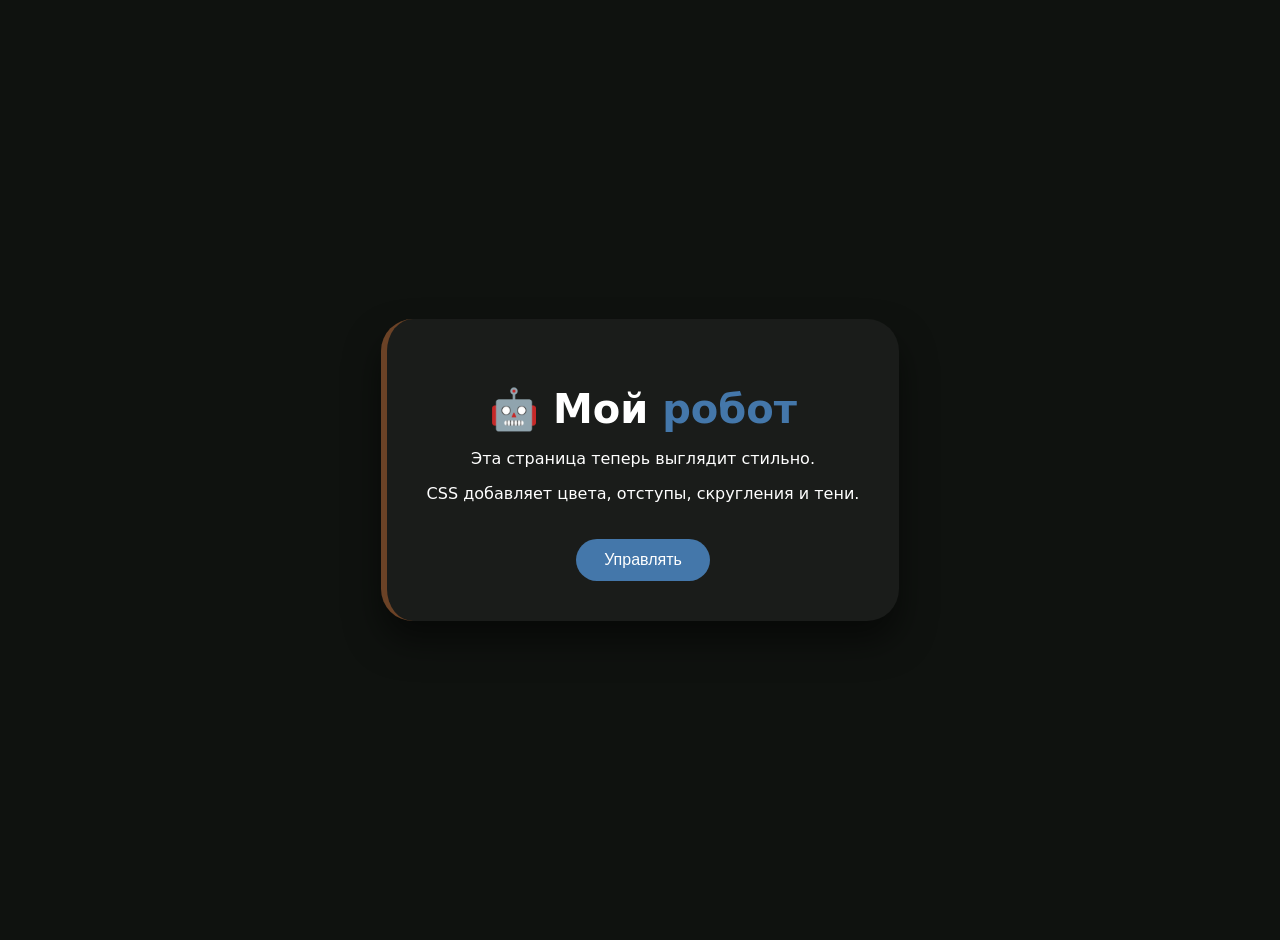
<file: lesson-02-css-basics/final/index.html>
<!DOCTYPE html>
<html>
<head>
    <title>Урок 2: Мой стильный робот</title>
    <style>
        body {
            background: #0F120F;
            font-family: system-ui, sans-serif;
            display: flex;
            justify-content: center;
            align-items: center;
            min-height: 100vh;
            margin: 0;
            padding: 20px;
        }
        .card {
            background: #1A1C1A;
            padding: 40px;
            border-radius: 32px;
            max-width: 500px;
            text-align: center;
            border-left: 6px solid #6B4226;
            box-shadow: 0 20px 35px rgba(0,0,0,0.5);
            color: white;
        }
        h1 {
            font-size: 2.5rem;
            margin-bottom: 16px;
        }
        .accent {
            color: #4477AA;
        }
        button {
            background: #4477AA;
            border: none;
            padding: 12px 28px;
            border-radius: 40px;
            color: white;
            font-size: 1rem;
            cursor: pointer;
            margin-top: 20px;
        }
        button:hover {
            background: #335588;
            transform: scale(1.02);
        }
    </style>
</head>
<body>
    <div class="card">
        <h1>🤖 Мой <span class="accent">робот</span></h1>
        <p>Эта страница теперь выглядит стильно.</p>
        <p>CSS добавляет цвета, отступы, скругления и тени.</p>
        <button onclick="alert('Управление роботом скоро 🚀')">Управлять</button>
    </div>
</body>
</html>
</file>
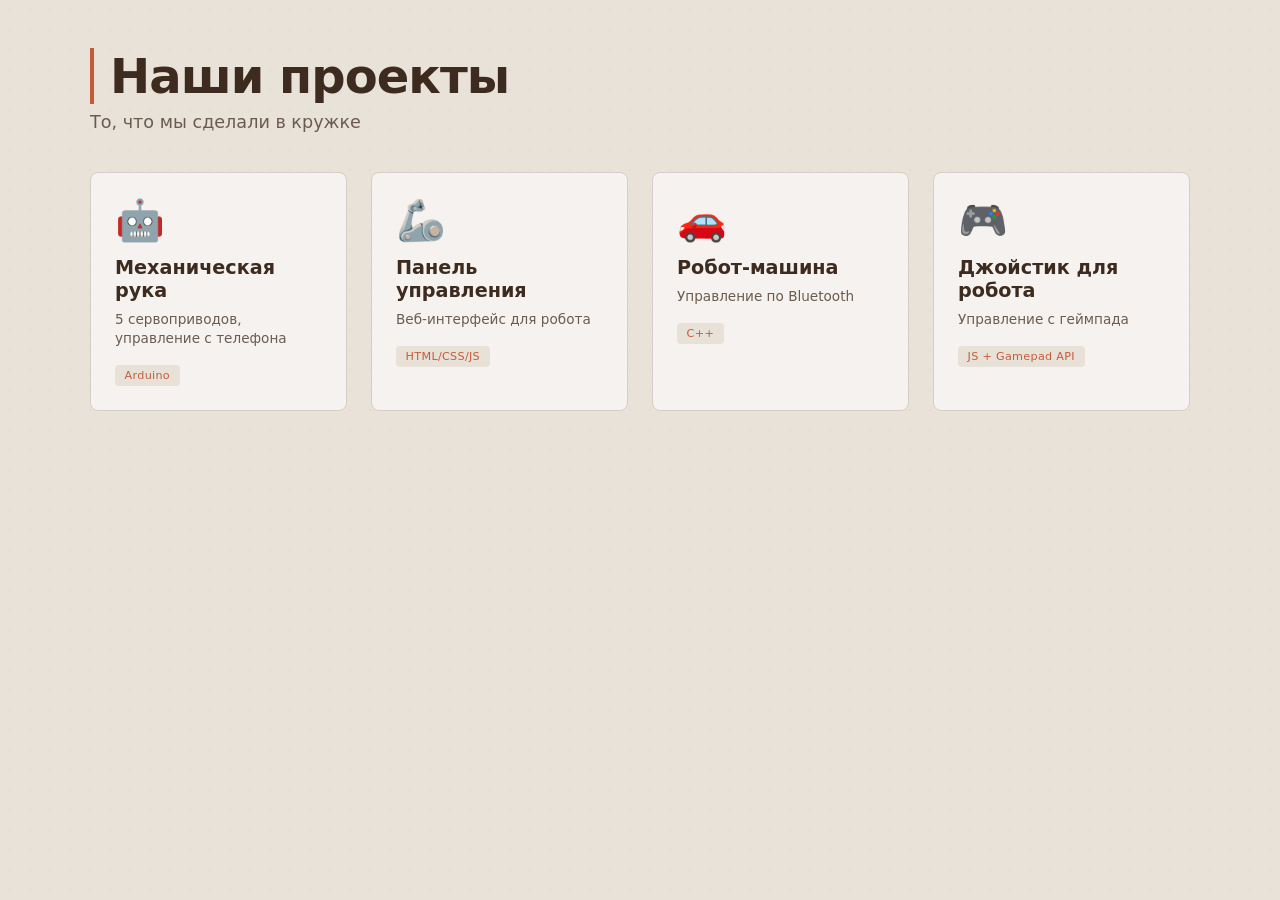
<file: lesson-03-flexbox-cards/final/index.html>
<!DOCTYPE html>
<html>
<head>
    <meta charset="UTF-8">
    <meta name="viewport" content="width=device-width, initial-scale=1.0">
    <title>Урок 3: Карточки проектов | Кружок робототехники</title>
    <style>
        * {
            margin: 0;
            padding: 0;
            box-sizing: border-box;
        }

        body {
            background: #E8E2D9;
            background-image: radial-gradient(rgba(0,0,0,0.03) 1px, transparent 1px);
            background-size: 20px 20px;
            font-family: 'Inter', system-ui, -apple-system, sans-serif;
            padding: 3rem 1.5rem;
            color: #2C2824;
        }

        .container {
            max-width: 1100px;
            margin: 0 auto;
        }

        h1 {
            font-size: 3rem;
            font-weight: 600;
            letter-spacing: -0.02em;
            color: #3D2B1F;
            border-left: 4px solid #C45C3A;
            padding-left: 1rem;
        }

        .subtitle {
            color: #6B5B4F;
            margin-top: 0.5rem;
            margin-bottom: 2.5rem;
            font-size: 1.1rem;
        }

        .cards-grid {
            display: flex;
            flex-wrap: wrap;
            gap: 1.5rem;
        }

        .card {
            background: #F5F2EF;
            flex: 1 1 220px;
            padding: 1.5rem;
            border-radius: 8px;
            border: 1px solid #D6CEC4;
            transition: all 0.25s ease;
            cursor: pointer;
        }

        .card:hover {
            transform: translateY(-4px);
            background: #FFFFFF;
            border-color: #C45C3A;
        }

        .card-icon {
            font-size: 2.5rem;
            margin-bottom: 0.75rem;
        }

        .card h3 {
            font-size: 1.2rem;
            font-weight: 600;
            margin-bottom: 0.5rem;
            color: #3D2B1F;
        }

        .card p {
            font-size: 0.85rem;
            color: #6B5B4F;
            margin-bottom: 1rem;
            line-height: 1.4;
        }

        .card-tag {
            display: inline-block;
            background: #E8E1D8;
            padding: 0.25rem 0.6rem;
            border-radius: 4px;
            font-size: 0.7rem;
            font-weight: 500;
            color: #C45C3A;
            letter-spacing: 0.3px;
        }

        @media (max-width: 700px) {
            body {
                padding: 1.5rem;
            }
            h1 {
                font-size: 2rem;
            }
            .cards-grid {
                flex-direction: column;
            }
            .card {
                flex: auto;
            }
        }
    </style>
</head>
<body>
    <div class="container">
        <h1>Наши проекты</h1>
        <p class="subtitle">То, что мы сделали в кружке</p>

        <div class="cards-grid">
            <div class="card" onclick="alert('Механическая рука — 5 сервоприводов')">
                <div class="card-icon">🤖</div>
                <h3>Механическая рука</h3>
                <p>5 сервоприводов, управление с телефона</p>
                <div class="card-tag">Arduino</div>
            </div>
            <div class="card" onclick="alert('Панель управления — веб-интерфейс для робота')">
                <div class="card-icon">🦾</div>
                <h3>Панель управления</h3>
                <p>Веб-интерфейс для робота</p>
                <div class="card-tag">HTML/CSS/JS</div>
            </div>
            <div class="card" onclick="alert('Робот-машина — управление по Bluetooth')">
                <div class="card-icon">🚗</div>
                <h3>Робот-машина</h3>
                <p>Управление по Bluetooth</p>
                <div class="card-tag">C++</div>
            </div>
            <div class="card" onclick="alert('Джойстик для робота — геймпад в браузере')">
                <div class="card-icon">🎮</div>
                <h3>Джойстик для робота</h3>
                <p>Управление с геймпада</p>
                <div class="card-tag">JS + Gamepad API</div>
            </div>
        </div>
    </div>
</body>
</html>
</file>
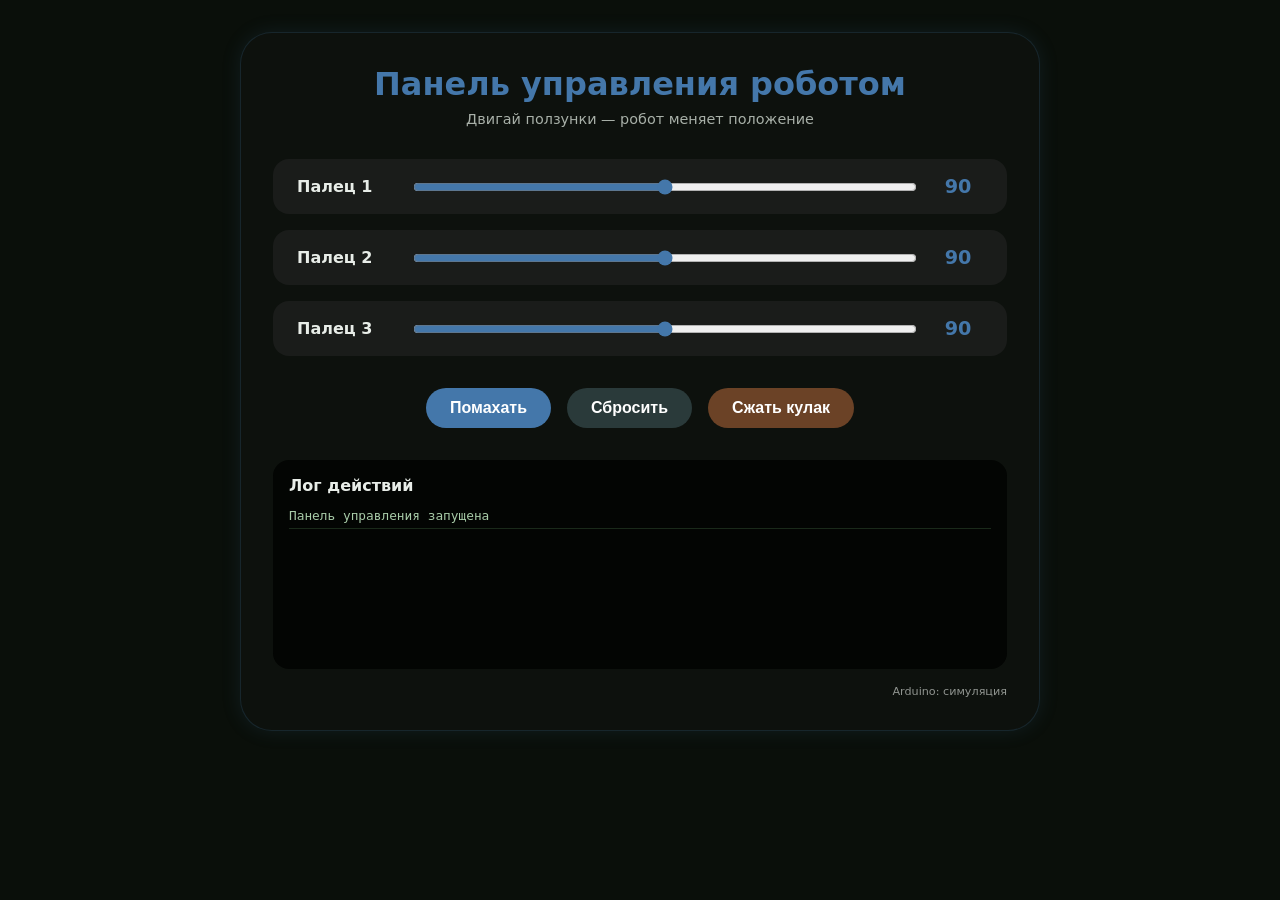
<file: lesson-04-robot-control/final/index.html>
<!DOCTYPE html>
<html lang="ru">
<head>
    <meta charset="UTF-8">
    <meta name="viewport" content="width=device-width, initial-scale=1.0">
    <title>Урок 4: Панель управления роботом</title>
    <style>
        * {
            margin: 0;
            padding: 0;
            box-sizing: border-box;
        }

        body {
            background: #0A0F0A;
            font-family: 'Segoe UI', system-ui, sans-serif;
            color: #E8EDE8;
            padding: 2rem;
            min-height: 100vh;
        }

        .dashboard {
            max-width: 800px;
            margin: 0 auto;
            background: #0D110D;
            border-radius: 2rem;
            padding: 2rem;
            border: 1px solid #4477AA33;
            box-shadow: 0 0 20px #4477AA22;
        }

        h1 {
            text-align: center;
            color: #4477AA;
            margin-bottom: 0.5rem;
        }

        .subtitle {
            text-align: center;
            color: #A8B0A8;
            margin-bottom: 2rem;
            font-size: 0.9rem;
        }

        .servos {
            display: flex;
            flex-direction: column;
            gap: 1rem;
            margin-bottom: 2rem;
        }

        .servo-card {
            background: #1A1C1A;
            padding: 1rem 1.5rem;
            border-radius: 1rem;
            display: flex;
            align-items: center;
            justify-content: space-between;
            transition: 0.2s;
        }

        .servo-card:hover {
            background: #222522;
            transform: translateX(5px);
        }

        .servo-card h3 {
            width: 100px;
            font-size: 1rem;
        }

        .servo-card input {
            flex: 1;
            margin: 0 1rem;
            accent-color: #4477AA;
            cursor: pointer;
        }

        .angle-display {
            width: 50px;
            text-align: center;
            font-weight: bold;
            color: #4477AA;
            font-size: 1.2rem;
        }

        .actions {
            display: flex;
            flex-wrap: wrap;
            justify-content: center;
            gap: 1rem;
            margin-bottom: 2rem;
        }

        .btn {
            padding: 0.7rem 1.5rem;
            font-size: 1rem;
            font-weight: bold;
            border: none;
            border-radius: 2rem;
            cursor: pointer;
            transition: 0.2s;
            color: white;
        }

        .btn-primary {
            background: #4477AA;
        }

        .btn-primary:hover {
            background: #2F5A88;
            transform: scale(1.02);
        }

        .btn-secondary {
            background: #2A3A3A;
        }

        .btn-secondary:hover {
            background: #3A4F4F;
        }

        .btn-danger {
            background: #6B4226;
        }

        .btn-danger:hover {
            background: #8B5A3A;
        }

        .log-panel {
            background: #030503;
            border-radius: 1rem;
            padding: 1rem;
            margin-bottom: 1rem;
        }

        .log-panel h3 {
            margin-bottom: 0.5rem;
            font-size: 1rem;
        }

        .log-content {
            font-family: monospace;
            font-size: 0.8rem;
            height: 150px;
            overflow-y: auto;
        }

        .log-content div {
            padding: 0.3rem 0;
            border-bottom: 1px solid #1A2A1A;
            color: #A8CBA8;
        }

        .status {
            text-align: right;
            font-size: 0.7rem;
            opacity: 0.6;
        }

        @media (max-width: 600px) {
            body {
                padding: 1rem;
            }
            .dashboard {
                padding: 1rem;
            }
            .servo-card {
                flex-direction: column;
                gap: 10px;
                text-align: center;
            }
            .servo-card h3 {
                width: auto;
            }
            .servo-card input {
                width: 100%;
                margin: 0;
            }
            .actions {
                flex-direction: column;
            }
            .btn {
                width: 100%;
            }
        }
    </style>
</head>
<body>
    <div class="dashboard">
        <h1>Панель управления роботом</h1>
        <p class="subtitle">Двигай ползунки — робот меняет положение</p>

        <div class="servos">
            <div class="servo-card">
                <h3>Палец 1</h3>
                <input type="range" id="servo1" min="0" max="180" value="90" step="1">
                <div class="angle-display"><span id="angle1">90</span></div>
            </div>
            <div class="servo-card">
                <h3>Палец 2</h3>
                <input type="range" id="servo2" min="0" max="180" value="90" step="1">
                <div class="angle-display"><span id="angle2">90</span></div>
            </div>
            <div class="servo-card">
                <h3>Палец 3</h3>
                <input type="range" id="servo3" min="0" max="180" value="90" step="1">
                <div class="angle-display"><span id="angle3">90</span></div>
            </div>
        </div>

        <div class="actions">
            <button id="waveBtn" class="btn btn-primary">Помахать</button>
            <button id="resetBtn" class="btn btn-secondary">Сбросить</button>
            <button id="fistBtn" class="btn btn-danger">Сжать кулак</button>
        </div>

        <div class="log-panel">
            <h3>Лог действий</h3>
            <div id="logList" class="log-content">
                <div>Панель запущена</div>
            </div>
        </div>

        <div class="status">
            Arduino: симуляция
        </div>
    </div>

    <script>
        let angles = [90, 90, 90];
        let logMessages = [];

        function addToLog(message) {
            logMessages.unshift(message);
            if (logMessages.length > 10) logMessages.pop();
            const logDiv = document.getElementById('logList');
            logDiv.innerHTML = logMessages.map(msg => `<div>${msg}</div>`).join('');
        }

        function updateUI() {
            for (let i = 0; i < angles.length; i++) {
                document.getElementById(`angle${i+1}`).innerText = angles[i];
                document.getElementById(`servo${i+1}`).value = angles[i];
            }
        }

        function setServo(index, newAngle) {
            angles[index] = newAngle;
            updateUI();
            addToLog(`Сервопривод ${index+1} → ${newAngle}`);
        }

        function waveHand() {
            addToLog(`Мах рукой`);
            setServo(0, 30);
            setServo(1, 30);
            setServo(2, 30);
            setTimeout(() => {
                setServo(0, 90);
                setServo(1, 90);
                setServo(2, 90);
                addToLog(`Рука вернулась`);
            }, 800);
        }

        function resetArm() {
            setServo(0, 90);
            setServo(1, 90);
            setServo(2, 90);
            addToLog(`Сброс`);
        }

        function fistClench() {
            addToLog(`Сжать кулак`);
            setServo(0, 10);
            setServo(1, 10);
            setServo(2, 10);
        }

        function init() {
            for (let i = 1; i <= 3; i++) {
                const slider = document.getElementById(`servo${i}`);
                slider.addEventListener('input', (e) => {
                    const angle = parseInt(e.target.value);
                    setServo(i-1, angle);
                });
            }
            document.getElementById('waveBtn').addEventListener('click', waveHand);
            document.getElementById('resetBtn').addEventListener('click', resetArm);
            document.getElementById('fistBtn').addEventListener('click', fistClench);
            updateUI();
            addToLog(`Панель управления запущена`);
        }

        init();
    </script>
</body>
</html>
</file>
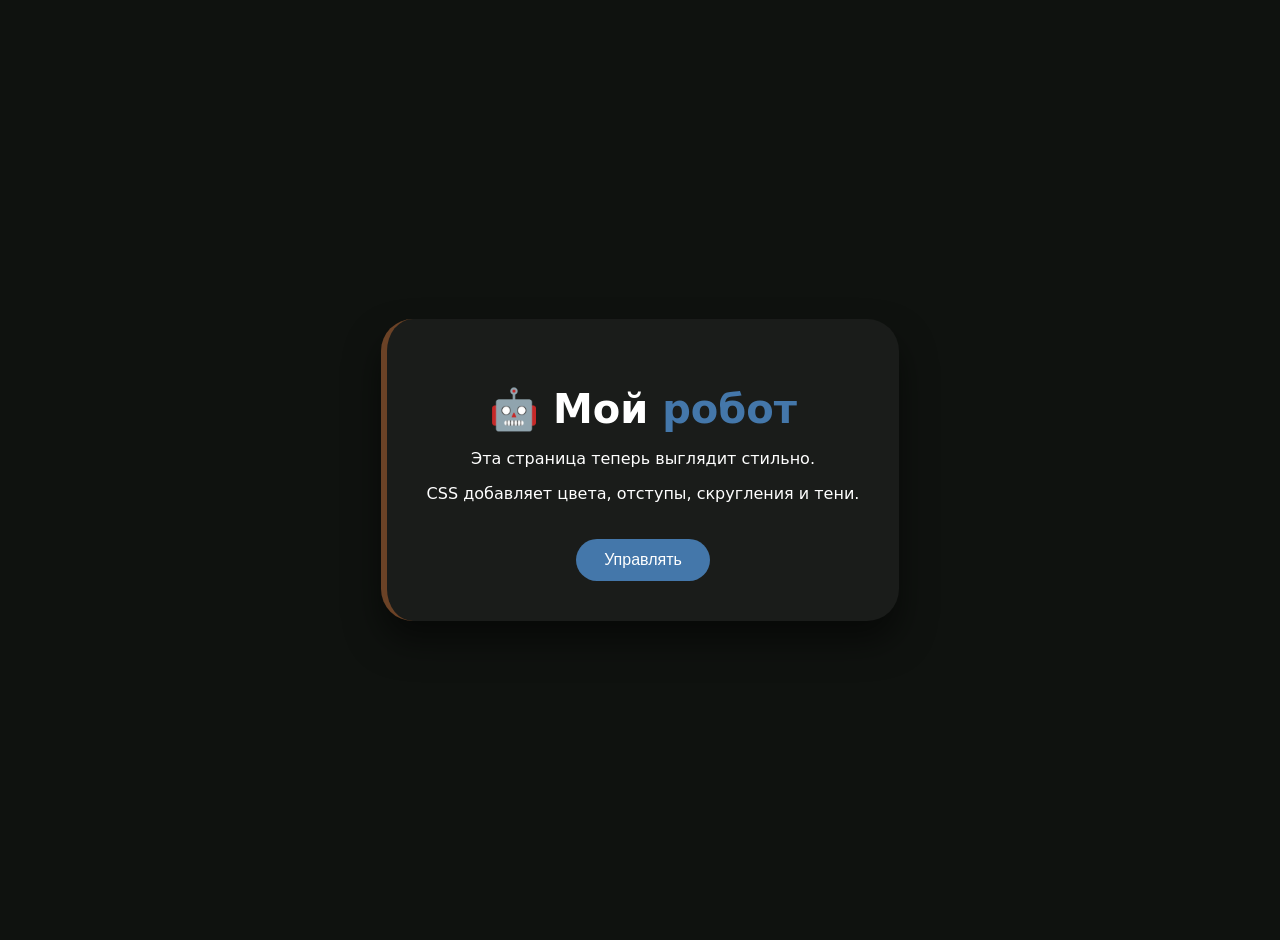
<file: lesson-02-css-basics/example.html>
<!DOCTYPE html>
<html>
<head>
    <title>Урок 2: Мой стильный робот</title>
    <style>
        body {
            background: #0F120F;
            font-family: system-ui, sans-serif;
            display: flex;
            justify-content: center;
            align-items: center;
            min-height: 100vh;
            margin: 0;
            padding: 20px;
        }
        .card {
            background: #1A1C1A;
            padding: 40px;
            border-radius: 32px;
            max-width: 500px;
            text-align: center;
            border-left: 6px solid #6B4226;
            box-shadow: 0 20px 35px rgba(0,0,0,0.5);
            color: white;
        }
        h1 {
            font-size: 2.5rem;
            margin-bottom: 16px;
        }
        .accent {
            color: #4477AA;
        }
        button {
            background: #4477AA;
            border: none;
            padding: 12px 28px;
            border-radius: 40px;
            color: white;
            font-size: 1rem;
            cursor: pointer;
            margin-top: 20px;
        }
        button:hover {
            background: #335588;
            transform: scale(1.02);
        }
    </style>
</head>
<body>
    <div class="card">
        <h1>🤖 Мой <span class="accent">робот</span></h1>
        <p>Эта страница теперь выглядит стильно.</p>
        <p>CSS добавляет цвета, отступы, скругления и тени.</p>
        <button onclick="alert('Управление роботом скоро 🚀')">Управлять</button>
    </div>
</body>
</html>
</file>
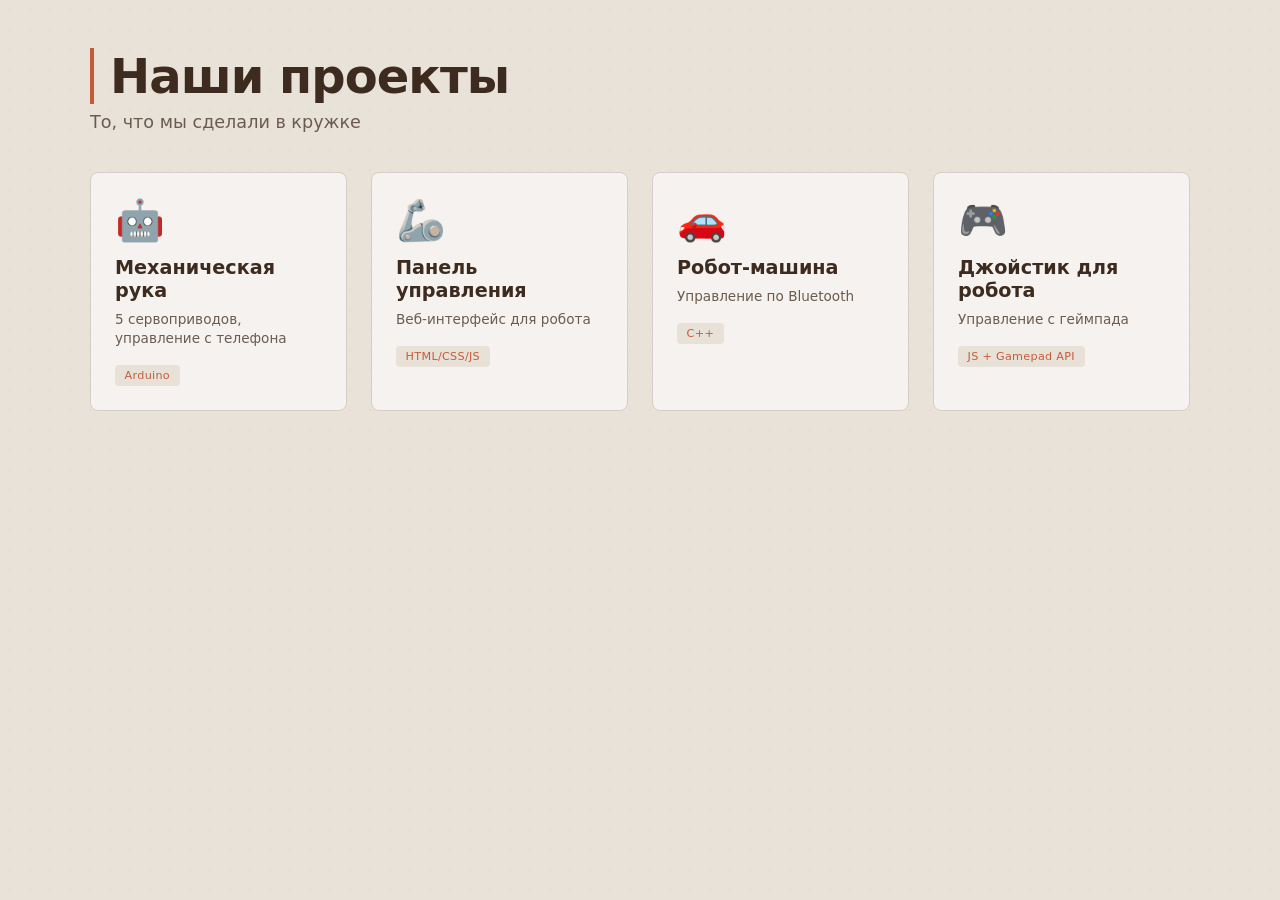
<file: lesson-03-flexbox-cards/example.html>
<!DOCTYPE html>
<html>
<head>
    <meta charset="UTF-8">
    <meta name="viewport" content="width=device-width, initial-scale=1.0">
    <title>Урок 3: Карточки роботов</title>
    <link rel="stylesheet" href="style.css">
</head>
<body>
    <div class="container">
        <h1>Наши проекты</h1>
        <p class="subtitle">То, что мы сделали в кружке</p>

        <div class="cards-grid">
            <div class="card">
                <div class="card-icon">🤖</div>
                <h3>Механическая рука</h3>
                <p>5 сервоприводов, управление с телефона</p>
                <div class="card-tag">Arduino</div>
            </div>
            <div class="card">
                <div class="card-icon">🦾</div>
                <h3>Панель управления</h3>
                <p>Веб-интерфейс для робота</p>
                <div class="card-tag">HTML/CSS/JS</div>
            </div>
            <div class="card">
                <div class="card-icon">🚗</div>
                <h3>Робот-машина</h3>
                <p>Управление по Bluetooth</p>
                <div class="card-tag">C++</div>
            </div>
            <div class="card">
                <div class="card-icon">🎮</div>
                <h3>Джойстик для робота</h3>
                <p>Управление с геймпада</p>
                <div class="card-tag">JS + Gamepad API</div>
            </div>
        </div>
    </div>
</body>
</html>
</file>
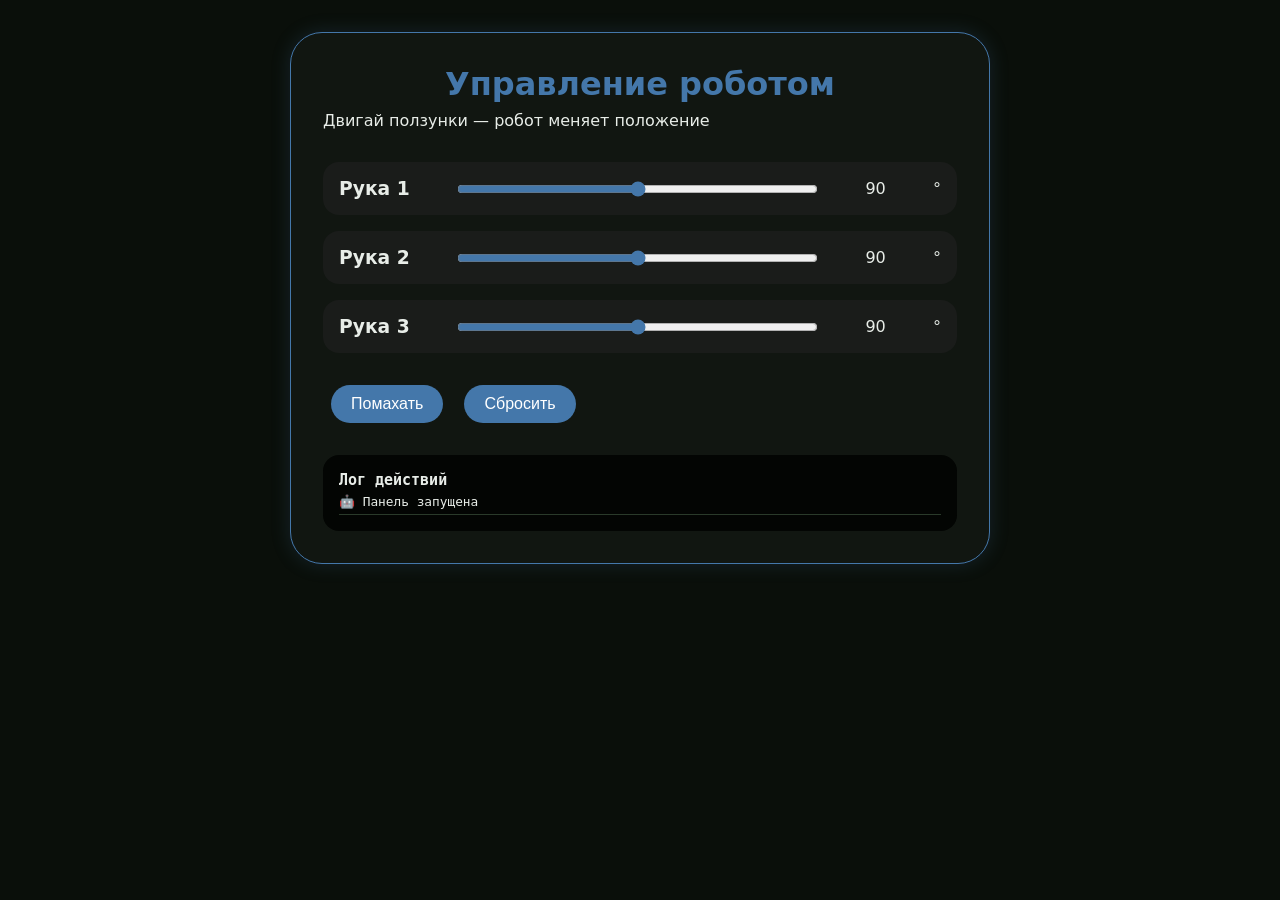
<file: lesson-04-robot-control/example.html>
<!DOCTYPE html>
<html>
<head>
    <title>Урок 3: Управление роботом</title>
    <meta charset="UTF-8">
    <meta name="viewport" content="width=device-width, initial-scale=1.0">
    <link rel="stylesheet" href="style.css">
</head>
<body>
    <div class="dashboard">
        <h1>Управление роботом</h1>
        <p>Двигай ползунки — робот меняет положение</p>

        <div class="servos">
            <div class="servo-card">
                <h3>Рука 1</h3>
                <input type="range" id="servo1" min="0" max="180" value="90">
                <span id="angle1">90</span>°
            </div>
            <div class="servo-card">
                <h3>Рука 2</h3>
                <input type="range" id="servo2" min="0" max="180" value="90">
                <span id="angle2">90</span>°
            </div>
            <div class="servo-card">
                <h3>Рука 3</h3>
                <input type="range" id="servo3" min="0" max="180" value="90">
                <span id="angle3">90</span>°
            </div>
        </div>

        <div class="actions">
            <button id="waveBtn">Помахать</button>
            <button id="resetBtn">Сбросить</button>
        </div>

        <div class="log">
            <h3>Лог действий</h3>
            <div id="logList"></div>
        </div>
    </div>

    <script src="script.js"></script>
</body>
</html>
</file>
<file: lesson-03-flexbox-cards/style.css>
* {
    margin: 0;
    padding: 0;
    box-sizing: border-box;
}

body {
    background: #E8E2D9;
    background-image: radial-gradient(rgba(0,0,0,0.03) 1px, transparent 1px);
    background-size: 20px 20px;
    font-family: 'Inter', system-ui, -apple-system, sans-serif;
    padding: 3rem 1.5rem;
    color: #2C2824;
}

.container {
    max-width: 1100px;
    margin: 0 auto;
}

h1 {
    font-size: 3rem;
    font-weight: 600;
    letter-spacing: -0.02em;
    color: #3D2B1F;
    border-left: 4px solid #C45C3A;
    padding-left: 1rem;
}

.subtitle {
    color: #6B5B4F;
    margin-top: 0.5rem;
    margin-bottom: 2.5rem;
    font-size: 1.1rem;
}

.cards-grid {
    display: flex;
    flex-wrap: wrap;
    gap: 1.5rem;
}

.card {
    background: #F5F2EF;
    flex: 1 1 220px;
    padding: 1.5rem;
    border-radius: 8px;
    border: 1px solid #D6CEC4;
    transition: all 0.25s ease;
    cursor: pointer;
}

.card:hover {
    transform: translateY(-4px);
    background: #FFFFFF;
    border-color: #C45C3A;
}

.card-icon {
    font-size: 2.5rem;
    margin-bottom: 0.75rem;
}

.card h3 {
    font-size: 1.2rem;
    font-weight: 600;
    margin-bottom: 0.5rem;
    color: #3D2B1F;
}

.card p {
    font-size: 0.85rem;
    color: #6B5B4F;
    margin-bottom: 1rem;
    line-height: 1.4;
}

.card-tag {
    display: inline-block;
    background: #E8E1D8;
    padding: 0.25rem 0.6rem;
    border-radius: 4px;
    font-size: 0.7rem;
    font-weight: 500;
    color: #C45C3A;
    letter-spacing: 0.3px;
}

@media (max-width: 700px) {
    body {
        padding: 1.5rem;
    }
    h1 {
        font-size: 2rem;
    }
    .cards-grid {
        flex-direction: column;
    }
    .card {
        flex: auto;
    }
}
</file>
<file: lesson-04-robot-control/style.css>
* {
    margin: 0;
    padding: 0;
    box-sizing: border-box;
}

body {
    background: #0A0F0A;
    font-family: 'Segoe UI', system-ui, sans-serif;
    color: #E8EDE8;
    padding: 2rem;
}

.dashboard {
    max-width: 700px;
    margin: 0 auto;
    background: #111611;
    border-radius: 2rem;
    padding: 2rem;
    box-shadow: 0 0 20px #4477AA33;
    border: 1px solid #4477AA;
}

h1 {
    text-align: center;
    margin-bottom: 0.5rem;
    color: #4477AA;
}

.servos {
    display: flex;
    flex-direction: column;
    gap: 1rem;
    margin: 2rem 0;
}

.servo-card {
    background: #1A1C1A;
    padding: 1rem;
    border-radius: 1rem;
    display: flex;
    align-items: center;
    justify-content: space-between;
    transition: 0.2s;
}

.servo-card:hover {
    transform: scale(1.01);
    background: #222522;
}

input {
    width: 60%;
    accent-color: #4477AA;
}

button {
    background: #4477AA;
    border: none;
    color: white;
    padding: 10px 20px;
    border-radius: 2rem;
    font-size: 1rem;
    cursor: pointer;
    transition: 0.2s;
    margin: 0 0.5rem;
}

button:hover {
    background: #2F5A88;
    transform: scale(1.02);
}

.log {
    background: #030503;
    padding: 1rem;
    border-radius: 1rem;
    margin-top: 2rem;
    font-family: monospace;
    font-size: 0.8rem;
}

#logList div {
    padding: 0.3rem 0;
    border-bottom: 1px solid #2A3A2A;
}

@media (max-width: 600px) {
    .servo-card {
        flex-direction: column;
        gap: 10px;
        text-align: center;
    }
    input {
        width: 100%;
    }
}
</file>
